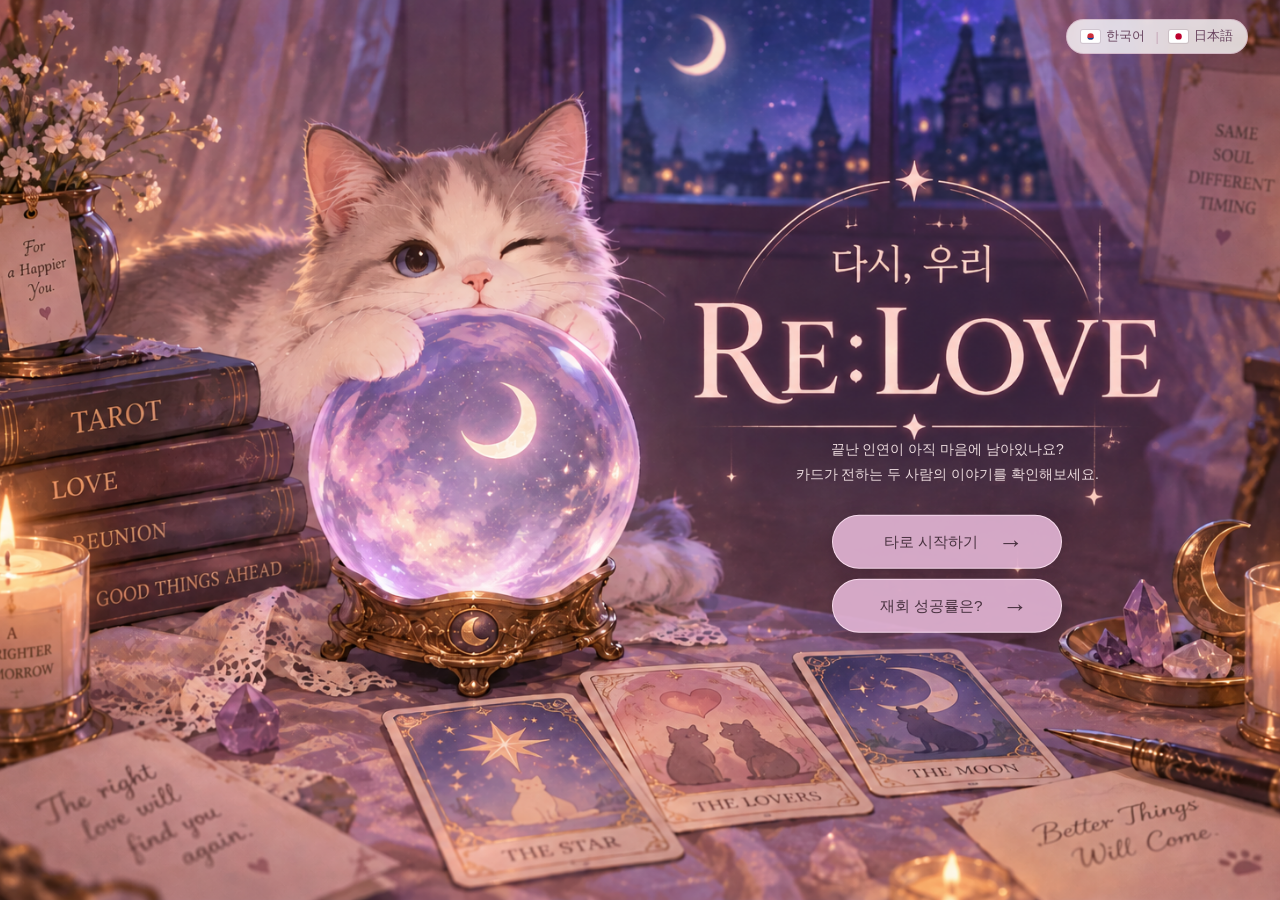
<file: src/main/webapp/index.html>
<!DOCTYPE html>
<html lang="ko">

<head>
    <meta charset="UTF-8">
    <meta name="viewport"
          content="width=device-width, initial-scale=1.0">

    <title>RE:LOVE | 다시, 우리</title>

    <link rel="stylesheet" href="css/style.css">
</head>

<header class="language-header">

    <a href="index.html" id="koLink">
        <svg class="flag-icon" viewBox="0 0 36 24" aria-hidden="true">
            <rect width="36" height="24" fill="#fff"/>
            <circle cx="18" cy="12" r="6" fill="#cd2e3a"/>
            <path d="M12 12a6 6 0 0 0 12 0a6 3 0 0 1-12 0z" fill="#0047a0"/>
        </svg>
        한국어
    </a>

    <span class="language-divider">|</span>

    <a href="index_jp.html" id="jpLink">
        <svg class="flag-icon" viewBox="0 0 36 24" aria-hidden="true">
            <rect width="36" height="24" fill="#fff"/>
            <circle cx="18" cy="12" r="6" fill="#bc002d"/>
        </svg>
        日本語
    </a>

</header>

<body>

    <main class="hero">

        <div class="hero-content">

            <p class="hero-description">
                끝난 인연이 아직 마음에 남아있나요?<br>
                카드가 전하는 두 사람의 이야기를 확인해보세요.
            </p>

            <a href="select.html"
               class="start-button">
                &nbsp;&nbsp;&nbsp;타로 시작하기
                <span>→</span>
            </a>
            <a href="select_birth.html"
               class="start-button">
                &nbsp;&nbsp;&nbsp;재회 성공률은?
                <span>→</span>
            </a>

        </div>

    </main>

</body>

</html>
</file>
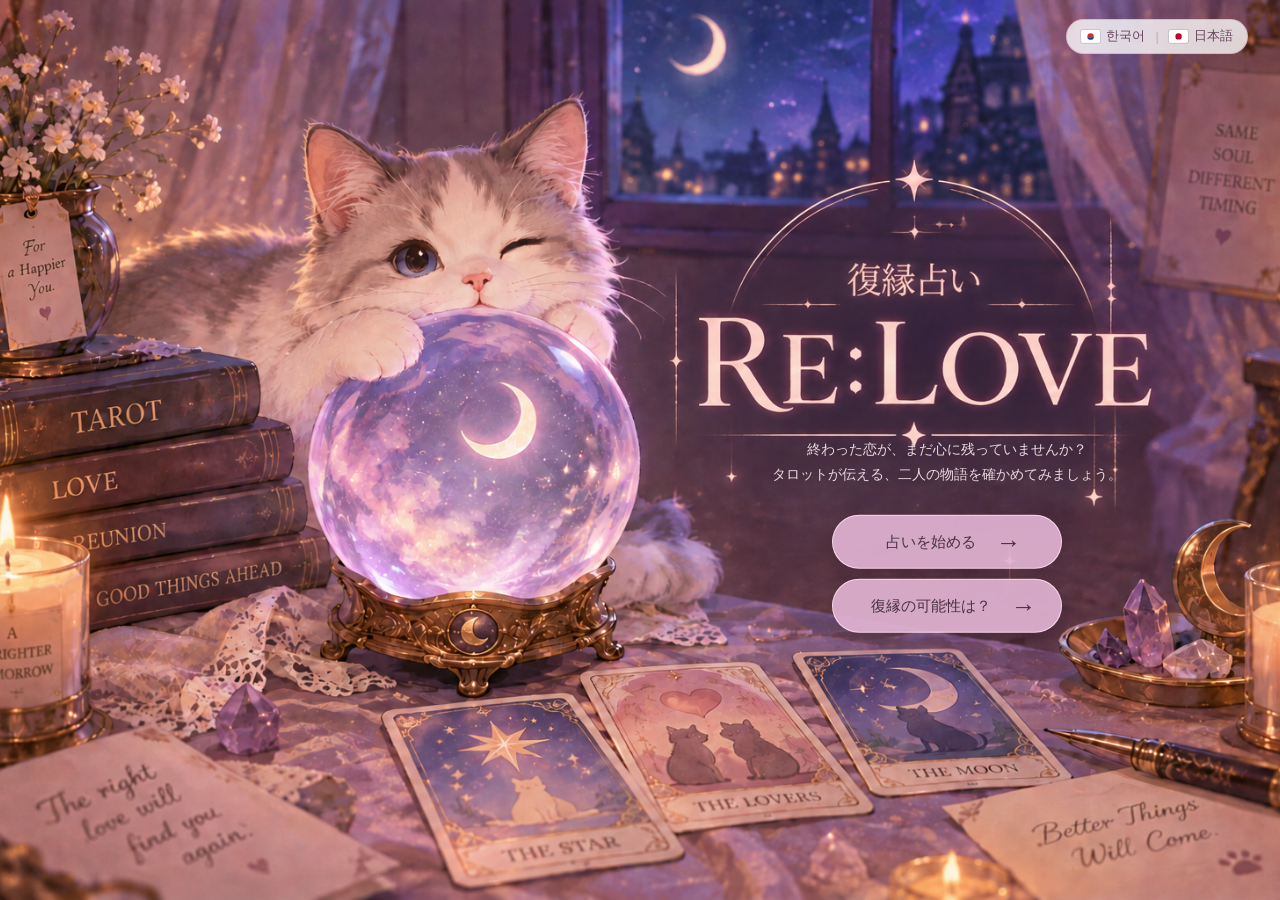
<file: src/main/webapp/index_jp.html>
<!DOCTYPE html>
<html lang="ja">

<head>
    <meta charset="UTF-8">
    <meta name="viewport"
          content="width=device-width, initial-scale=1.0">

    <title>RE:LOVE | 復縁占い</title>

    <link rel="stylesheet" href="css/style.css">
</head>

<header class="language-header">

    <a href="index.html" id="koLink">
        <svg class="flag-icon" viewBox="0 0 36 24" aria-hidden="true">
            <rect width="36" height="24" fill="#fff"/>
            <circle cx="18" cy="12" r="6" fill="#cd2e3a"/>
            <path d="M12 12a6 6 0 0 0 12 0a6 3 0 0 1-12 0z" fill="#0047a0"/>
        </svg>
        한국어
    </a>

    <span class="language-divider">|</span>

    <a href="index_jp.html" id="jpLink">
        <svg class="flag-icon" viewBox="0 0 36 24" aria-hidden="true">
            <rect width="36" height="24" fill="#fff"/>
            <circle cx="18" cy="12" r="6" fill="#bc002d"/>
        </svg>
        日本語
    </a>

</header>

<body class="jp">

    <main class="hero">

        <div class="hero-content">

            <p class="hero-description">
                終わった恋が、まだ心に残っていませんか？<br>
                タロットが伝える、二人の物語を確かめてみましょう。
            </p>

            <a href="select_jp.html"
               class="start-button">
                &nbsp;&nbsp;&nbsp;占いを始める
                <span>→</span>
            </a>
            <a href="select_birth_jp.html"
               class="start-button">
                &nbsp;&nbsp;&nbsp;復縁の可能性は？
                <span>→</span>
            </a>

        </div>

    </main>

</body>

</html>
</file>
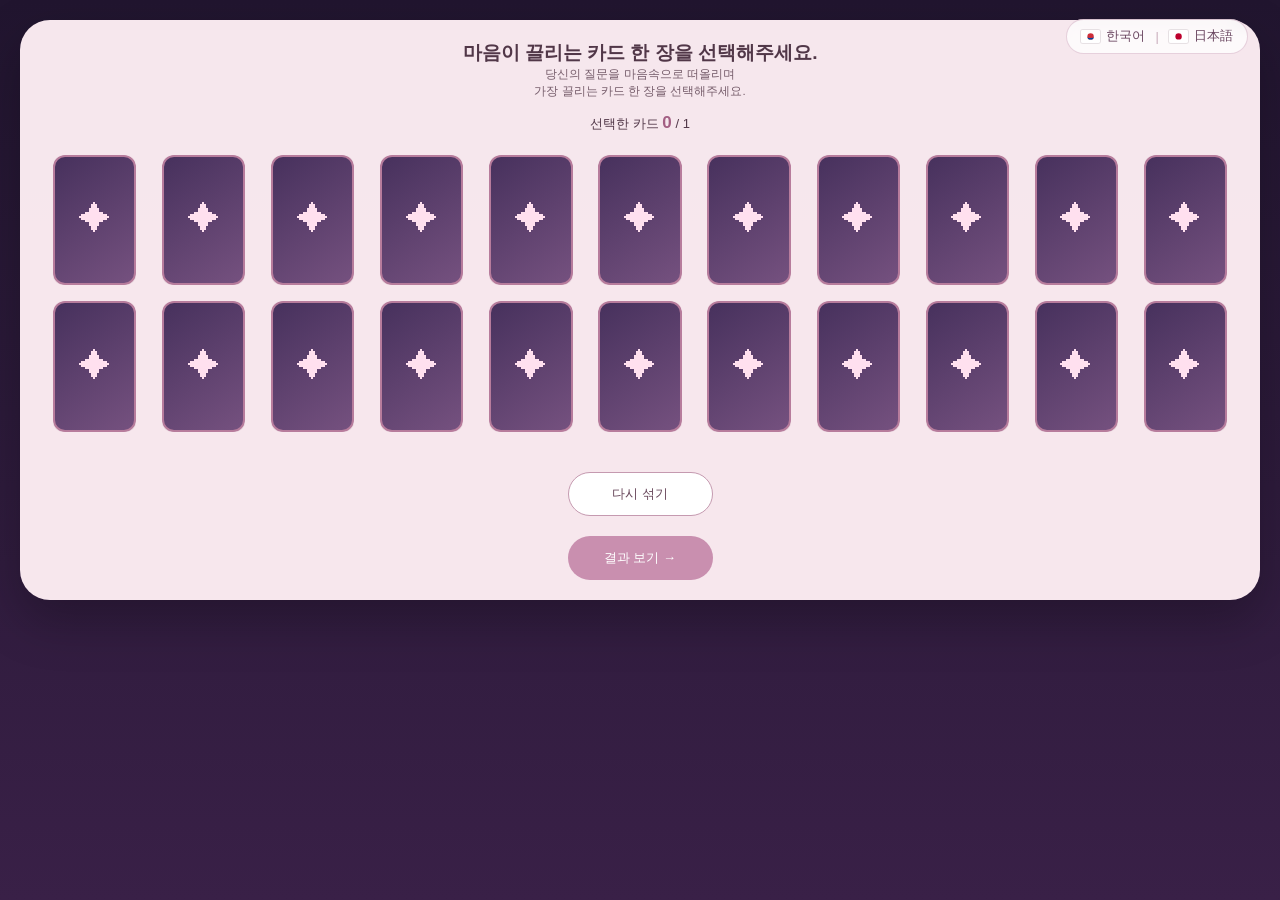
<file: src/main/webapp/result.html>
<!DOCTYPE html>
<html lang="ko">

<head>
    <meta charset="UTF-8">
    <meta name="viewport"
          content="width=device-width, initial-scale=1.0">

    <title>RE:LOVE | 타로 결과</title>

    <link rel="stylesheet" href="css/style.css">
</head>

<header class="language-header">

    <a href="index.html" id="koLink">
        <svg class="flag-icon" viewBox="0 0 36 24" aria-hidden="true">
            <rect width="36" height="24" fill="#fff"/>
            <circle cx="18" cy="12" r="6" fill="#cd2e3a"/>
            <path d="M12 12a6 6 0 0 0 12 0a6 3 0 0 1-12 0z" fill="#0047a0"/>
        </svg>
        한국어
    </a>

    <span class="language-divider">|</span>

    <a href="index_jp.html" id="jpLink">
        <svg class="flag-icon" viewBox="0 0 36 24" aria-hidden="true">
            <rect width="36" height="24" fill="#fff"/>
            <circle cx="18" cy="12" r="6" fill="#bc002d"/>
        </svg>
        日本語
    </a>

</header>
<body>

    <main class="result-page">

        <section class="result-container">

            <div class="result-content">

                <!-- 왼쪽 카드 이미지 -->
                <div class="result-card-area">

                    <img
                        id="resultCardImage"
                        src=""
                        alt="선택한 타로 카드"
                        class="result-card-image"
                    >

                </div>


                <!-- 오른쪽 해석 -->
                <div class="result-reading">

                    <h2 id="resultCardName"></h2>

                    <div class="reading-item">
                        <h3>💗 재회 가능성</h3>
                        <p id="reunion"></p>
                    </div>

                    <div class="reading-item">
                        <h3>상대의 마음</h3>
                        <p id="mind"></p>
                    </div>

                    <div class="reading-item">
                        <h3>현재 흐름</h3>
                        <p id="flow"></p>
                    </div>

                    <div class="reading-item">
                        <h3>Advice</h3>
                        <p id="advice"></p>
                    </div>

                </div>

            </div>


            <!-- 버튼은 content 바깥 -->
            <div class="result-buttons">

                <button
                    type="button"
                    onclick="location.href='tarot.html'">
                    다시 뽑기
                </button>

                <button
                    type="button"
                    onclick="location.href='index.html'">
                    처음부터 다시
                </button>

            </div>

        </section>

    </main>


    <script src="js/result.js"></script>

</body>

</html>
</file>
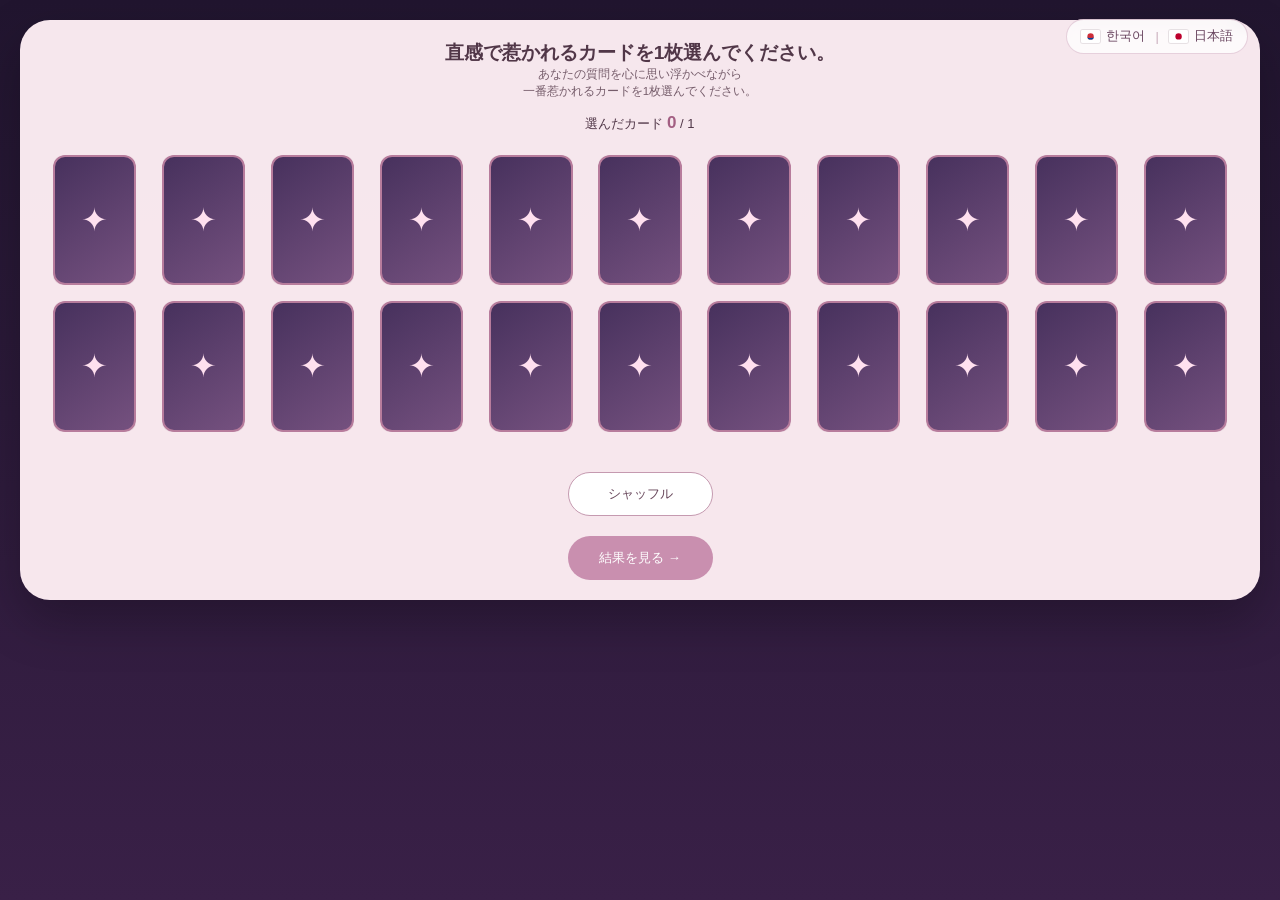
<file: src/main/webapp/result_jp.html>
<!DOCTYPE html>
<html lang="ja">

<head>
    <meta charset="UTF-8">
    <meta name="viewport"
          content="width=device-width, initial-scale=1.0">

    <title>RE:LOVE | 復縁占いの結果</title>

    <link rel="stylesheet" href="css/style.css">
</head>

<header class="language-header">

    <a href="index.html" id="koLink">
        <svg class="flag-icon" viewBox="0 0 36 24" aria-hidden="true">
            <rect width="36" height="24" fill="#fff"/>
            <circle cx="18" cy="12" r="6" fill="#cd2e3a"/>
            <path d="M12 12a6 6 0 0 0 12 0a6 3 0 0 1-12 0z" fill="#0047a0"/>
        </svg>
        한국어
    </a>

    <span class="language-divider">|</span>

    <a href="index_jp.html" id="jpLink">
        <svg class="flag-icon" viewBox="0 0 36 24" aria-hidden="true">
            <rect width="36" height="24" fill="#fff"/>
            <circle cx="18" cy="12" r="6" fill="#bc002d"/>
        </svg>
        日本語
    </a>

</header>

<body class="jp">

    <main class="result-page">

        <section class="result-container">

            <div class="result-content">

                <!-- 左側：カード -->
                <div class="result-card-area">

                    <img
                        id="resultCardImage"
                        src=""
                        alt="選んだタロットカード"
                        class="result-card-image"
                    >

                </div>


                <!-- 右側：鑑定結果 -->
                <div class="result-reading">

                    <h2 id="resultCardName"></h2>

                    <div class="reading-item">
                        <h3>💗 復縁の可能性</h3>
                        <p id="reunion"></p>
                    </div>

                    <div class="reading-item">
                        <h3>相手の気持ち</h3>
                        <p id="mind"></p>
                    </div>

                    <div class="reading-item">
                        <h3>現在の流れ</h3>
                        <p id="flow"></p>
                    </div>

                    <div class="reading-item">
                        <h3>アドバイス</h3>
                        <p id="advice"></p>
                    </div>

                </div>

            </div>


            <div class="result-buttons">

                <button
                    type="button"
                    onclick="location.href='tarot_jp.html'">
                    もう一度占う
                </button>

                <button
                    type="button"
                    onclick="location.href='index_jp.html'">
                    最初から
                </button>

            </div>

        </section>

    </main>


    <script src="js/result.js"></script>

</body>

</html>
</file>
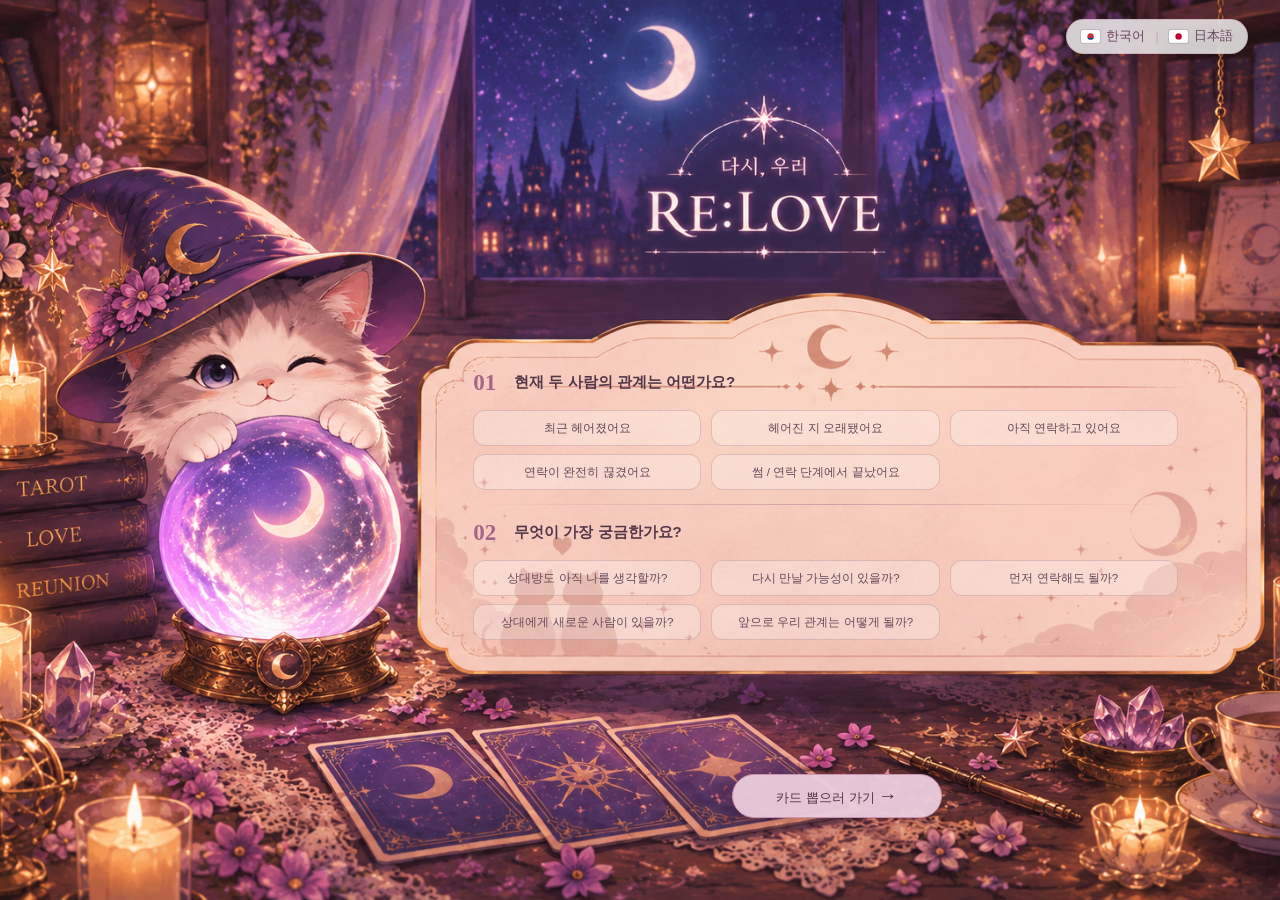
<file: src/main/webapp/select.html>
<!DOCTYPE html>
<html lang="ko">

<head>
    <meta charset="UTF-8">
    <meta name="viewport"
          content="width=device-width, initial-scale=1.0">

    <title>RE:LOVE | 다시, 우리</title>

    <link rel="stylesheet" href="css/style.css">
</head>

<header class="language-header">

    <a href="index.html" id="koLink">
        <svg class="flag-icon" viewBox="0 0 36 24" aria-hidden="true">
            <rect width="36" height="24" fill="#fff"/>
            <circle cx="18" cy="12" r="6" fill="#cd2e3a"/>
            <path d="M12 12a6 6 0 0 0 12 0a6 3 0 0 1-12 0z" fill="#0047a0"/>
        </svg>
        한국어
    </a>

    <span class="language-divider">|</span>

    <a href="index_jp.html" id="jpLink">
        <svg class="flag-icon" viewBox="0 0 36 24" aria-hidden="true">
            <rect width="36" height="24" fill="#fff"/>
            <circle cx="18" cy="12" r="6" fill="#bc002d"/>
        </svg>
        日本語
    </a>

</header>
<body>

    <main class="question-page">

        <section class="question-panel">

            <!-- 01 -->
            <div class="question-block">

                <div class="question-title">
                    <span class="number">01</span>
                    <h2>현재 두 사람의 관계는 어떤가요?</h2>
                </div>

                <div class="option-grid">

                    <label class="option">
                        <input type="radio"
                               name="relationship"
                               value="recent">
                        <span>최근 헤어졌어요</span>
                    </label>

                    <label class="option">
                        <input type="radio"
                               name="relationship"
                               value="long">
                        <span>헤어진 지 오래됐어요</span>
                    </label>

                    <label class="option">
                        <input type="radio"
                               name="relationship"
                               value="contact">
                        <span>아직 연락하고 있어요</span>
                    </label>

                    <label class="option">
                        <input type="radio"
                               name="relationship"
                               value="noContact">
                        <span>연락이 완전히 끊겼어요</span>
                    </label>

                    <label class="option">
                        <input type="radio"
                               name="relationship"
                               value="some">
                        <span>썸 / 연락 단계에서 끝났어요</span>
                    </label>

                </div>

            </div>


            <!-- 가운데 구분선 -->
            <div class="divider"></div>


            <!-- 02 -->
            <div class="question-block">

                <div class="question-title">
                    <span class="number">02</span>
                    <h2>무엇이 가장 궁금한가요?</h2>
                </div>

                <div class="option-grid">

                    <label class="option">
                        <input type="radio"
                               name="question"
                               value="mind">
                        <span>상대방도 아직 나를 생각할까?</span>
                    </label>

                    <label class="option">
                        <input type="radio"
                               name="question"
                               value="reunion">
                        <span>다시 만날 가능성이 있을까?</span>
                    </label>

                    <label class="option">
                        <input type="radio"
                               name="question"
                               value="contact">
                        <span>먼저 연락해도 될까?</span>
                    </label>

                    <label class="option">
                        <input type="radio"
                               name="question"
                               value="newLove">
                        <span>상대에게 새로운 사람이 있을까?</span>
                    </label>

                    <label class="option">
                        <input type="radio"
                               name="question"
                               value="future">
                        <span>앞으로 우리 관계는 어떻게 될까?</span>
                    </label>

                </div>

            </div>


            <button type="button" id="startBtn">
                카드 뽑으러 가기
                <span>→</span>
            </button>

        </section>

    </main>

    <script src="js/select.js"></script>

</body>
</html>
</file>
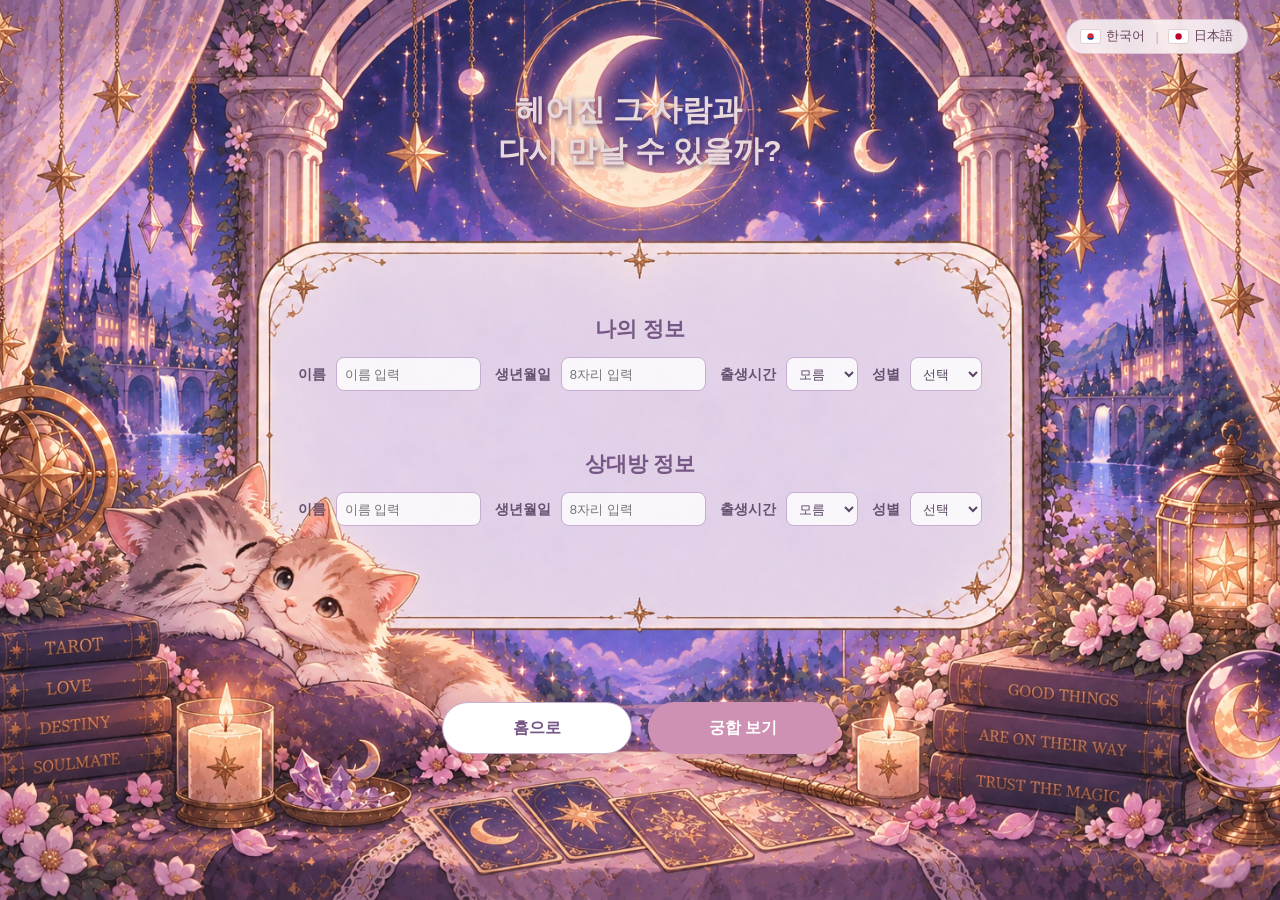
<file: src/main/webapp/select_birth.html>
<!DOCTYPE html>
<html lang="ko">

<head>
    <meta charset="UTF-8">
    <meta name="viewport"
          content="width=device-width, initial-scale=1.0">

    <title>RE:LOVE | 재회 성공률은?!</title>

    <link rel="stylesheet" href="css/style.css">
</head>

<header class="language-header">

    <a href="index.html" id="koLink">
        <svg class="flag-icon" viewBox="0 0 36 24" aria-hidden="true">
            <rect width="36" height="24" fill="#fff"/>
            <circle cx="18" cy="12" r="6" fill="#cd2e3a"/>
            <path d="M12 12a6 6 0 0 0 12 0a6 3 0 0 1-12 0z" fill="#0047a0"/>
        </svg>
        한국어
    </a>

    <span class="language-divider">|</span>

    <a href="index_jp.html" id="jpLink">
        <svg class="flag-icon" viewBox="0 0 36 24" aria-hidden="true">
            <rect width="36" height="24" fill="#fff"/>
            <circle cx="18" cy="12" r="6" fill="#bc002d"/>
        </svg>
        日本語
    </a>

</header>

<body>

    <main class="compatibility-container">

        <h1>&nbsp;&nbsp;헤어진 그 사람과<br> 
        다시 만날 수 있을까?</h1>

        <!-- 내 정보 -->
        <section class="birth-section">
            <h2>나의 정보</h2>

            <label for="myName">이름</label>
            <input
                type="text"
                id="myName"
                placeholder="이름 입력"
            >

            <label for="myBirth">생년월일</label>
            <input
                type="text"
    			id="myBirth"
    			placeholder="8자리 입력"
    			maxlength="10"
            >

            <label for="myHour">출생시간</label>
            <select id="myHour">
                <option value="-1">모름</option>
                <option value="0">00시</option>
                <option value="1">01시</option>
                <option value="2">02시</option>
                <option value="3">03시</option>
                <option value="4">04시</option>
                <option value="5">05시</option>
                <option value="6">06시</option>
                <option value="7">07시</option>
                <option value="8">08시</option>
                <option value="9">09시</option>
                <option value="10">10시</option>
                <option value="11">11시</option>
                <option value="12">12시</option>
                <option value="13">13시</option>
                <option value="14">14시</option>
                <option value="15">15시</option>
                <option value="16">16시</option>
                <option value="17">17시</option>
                <option value="18">18시</option>
                <option value="19">19시</option>
                <option value="20">20시</option>
                <option value="21">21시</option>
                <option value="22">22시</option>
                <option value="23">23시</option>
            </select>

            <label for="myGender">성별</label>
            <select id="myGender">
                <option value="">선택</option>
                <option value="F">여성</option>
                <option value="M">남성</option>
            </select>
        </section>

        <!-- 상대방 정보 -->
        <section class="birth-section">
            <h2>상대방 정보</h2>

            <label for="partnerName">이름</label>
            <input
                type="text"
                id="partnerName"
                placeholder="이름 입력"
            >

            <label for="partnerBirth">생년월일</label>
            <input
                type="text"
    			id="partnerBirth"
    			placeholder="8자리 입력"
    			maxlength="10"
            >

            <label for="partnerHour">출생시간</label>
            <select id="partnerHour">
                <option value="-1">모름</option>
                <option value="0">00시</option>
                <option value="1">01시</option>
                <option value="2">02시</option>
                <option value="3">03시</option>
                <option value="4">04시</option>
                <option value="5">05시</option>
                <option value="6">06시</option>
                <option value="7">07시</option>
                <option value="8">08시</option>
                <option value="9">09시</option>
                <option value="10">10시</option>
                <option value="11">11시</option>
                <option value="12">12시</option>
                <option value="13">13시</option>
                <option value="14">14시</option>
                <option value="15">15시</option>
                <option value="16">16시</option>
                <option value="17">17시</option>
                <option value="18">18시</option>
                <option value="19">19시</option>
                <option value="20">20시</option>
                <option value="21">21시</option>
                <option value="22">22시</option>
                <option value="23">23시</option>
            </select>

            <label for="partnerGender">성별</label>
            <select id="partnerGender">
                <option value="">선택</option>
                <option value="F">여성</option>
                <option value="M">남성</option>
            </select>
        </section>

        <div class="compatibility-buttons">

    <a href="index.html" class="homeBtn">
        홈으로
    </a>

    <button id="compatibilityBtn">
        궁합 보기
    </button>

</div>


        <!-- 궁합 결과 모달 -->
		<div id="resultModal" class="result-modal">

    <div class="result-modal-content">

        <button id="closeModalBtn" class="modal-close-btn">×</button>

        <div id="result"></div>

        <button id="closeModalBottomBtn" class="modal-bottom-btn">
            닫기
        </button>

    </div>

</div>

    </main>

    <script src="js/select_birth.js"></script>
</body>
</html>
</file>
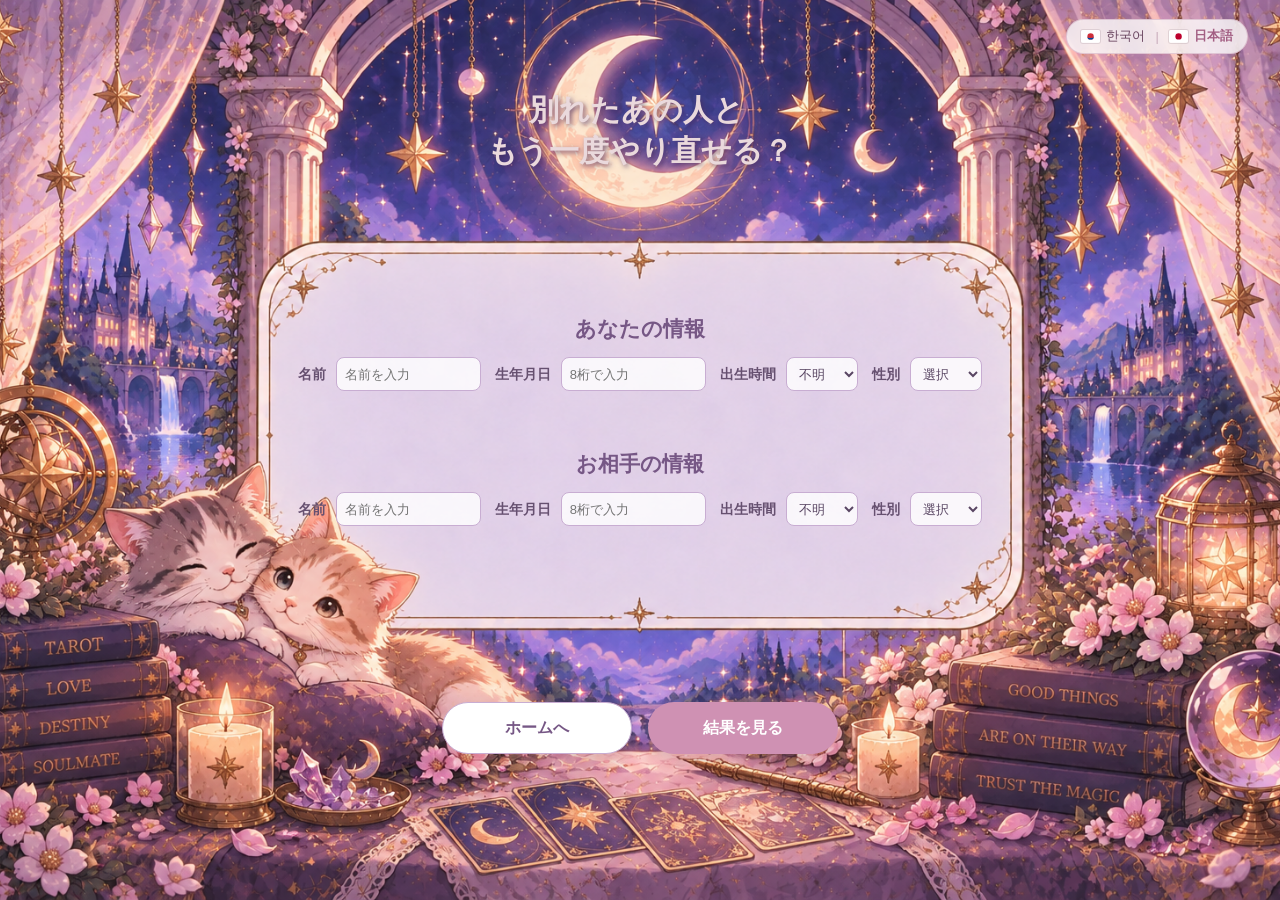
<file: src/main/webapp/select_birth_jp.html>
<!DOCTYPE html>
<html lang="ja">

<head>
    <meta charset="UTF-8">
    <meta name="viewport"
          content="width=device-width, initial-scale=1.0">

    <title>RE:LOVE | 復縁できる可能性は？</title>

    <link rel="stylesheet" href="css/style.css">
</head>

<header class="language-header">

    <a href="select_birth.html" id="koLink">
        <svg class="flag-icon" viewBox="0 0 36 24" aria-hidden="true">
            <rect width="36" height="24" fill="#fff"/>
            <circle cx="18" cy="12" r="6" fill="#cd2e3a"/>
            <path d="M12 12a6 6 0 0 0 12 0a6 3 0 0 1-12 0z" fill="#0047a0"/>
        </svg>
        한국어
    </a>

    <span class="language-divider">|</span>

    <a href="select_birth_jp.html" id="jpLink" class="active">
        <svg class="flag-icon" viewBox="0 0 36 24" aria-hidden="true">
            <rect width="36" height="24" fill="#fff"/>
            <circle cx="18" cy="12" r="6" fill="#bc002d"/>
        </svg>
        日本語
    </a>

</header>


<body class="jp">

    <main class="compatibility-container">

        <h1>
            &nbsp;&nbsp;&nbsp;&nbsp;
            別れたあの人と<br>
            もう一度やり直せる？
        </h1>


        <!-- 自分の情報 -->
        <section class="birth-section">

            <h2>あなたの情報</h2>

            <label for="myName">名前</label>

            <input
                type="text"
                id="myName"
                placeholder="名前を入力"
            >


            <label for="myBirth">生年月日</label>

            <input
                type="text"
                id="myBirth"
                placeholder="8桁で入力"
                maxlength="10"
                inputmode="numeric"
            >


            <label for="myHour">出生時間</label>

            <select id="myHour">

                <option value="-1">不明</option>

                <option value="0">00時</option>
                <option value="1">01時</option>
                <option value="2">02時</option>
                <option value="3">03時</option>
                <option value="4">04時</option>
                <option value="5">05時</option>
                <option value="6">06時</option>
                <option value="7">07時</option>
                <option value="8">08時</option>
                <option value="9">09時</option>
                <option value="10">10時</option>
                <option value="11">11時</option>
                <option value="12">12時</option>
                <option value="13">13時</option>
                <option value="14">14時</option>
                <option value="15">15時</option>
                <option value="16">16時</option>
                <option value="17">17時</option>
                <option value="18">18時</option>
                <option value="19">19時</option>
                <option value="20">20時</option>
                <option value="21">21時</option>
                <option value="22">22時</option>
                <option value="23">23時</option>

            </select>


            <label for="myGender">性別</label>

            <select id="myGender">

                <option value="">選択</option>
                <option value="F">女性</option>
                <option value="M">男性</option>

            </select>

        </section>


        <!-- 相手の情報 -->
        <section class="birth-section">

            <h2>お相手の情報</h2>

            <label for="partnerName">名前</label>

            <input
                type="text"
                id="partnerName"
                placeholder="名前を入力"
            >


            <label for="partnerBirth">生年月日</label>

            <input
                type="text"
                id="partnerBirth"
                placeholder="8桁で入力"
                maxlength="10"
                inputmode="numeric"
            >


            <label for="partnerHour">出生時間</label>

            <select id="partnerHour">

                <option value="-1">不明</option>

                <option value="0">00時</option>
                <option value="1">01時</option>
                <option value="2">02時</option>
                <option value="3">03時</option>
                <option value="4">04時</option>
                <option value="5">05時</option>
                <option value="6">06時</option>
                <option value="7">07時</option>
                <option value="8">08時</option>
                <option value="9">09時</option>
                <option value="10">10時</option>
                <option value="11">11時</option>
                <option value="12">12時</option>
                <option value="13">13時</option>
                <option value="14">14時</option>
                <option value="15">15時</option>
                <option value="16">16時</option>
                <option value="17">17時</option>
                <option value="18">18時</option>
                <option value="19">19時</option>
                <option value="20">20時</option>
                <option value="21">21時</option>
                <option value="22">22時</option>
                <option value="23">23時</option>

            </select>


            <label for="partnerGender">性別</label>

            <select id="partnerGender">

                <option value="">選択</option>
                <option value="F">女性</option>
                <option value="M">男性</option>

            </select>

        </section>


        <div class="compatibility-buttons">

    <a href="index_jp.html" class="homeBtn">
        ホームへ
    </a>

    <button id="compatibilityBtn">
        結果を見る
    </button>

</div>


        <!-- 結果モーダル -->

        <div id="resultModal" class="result-modal">

            <div class="result-modal-content">

                <button
                    id="closeModalBtn"
                    class="modal-close-btn">
                    ×
                </button>

                <div id="result"></div>

                <button
                    id="closeModalBottomBtn"
                    class="modal-bottom-btn">

                    閉じる

                </button>

            </div>

        </div>

    </main>


    <script src="js/select_birth.js"></script>

</body>

</html>
</file>
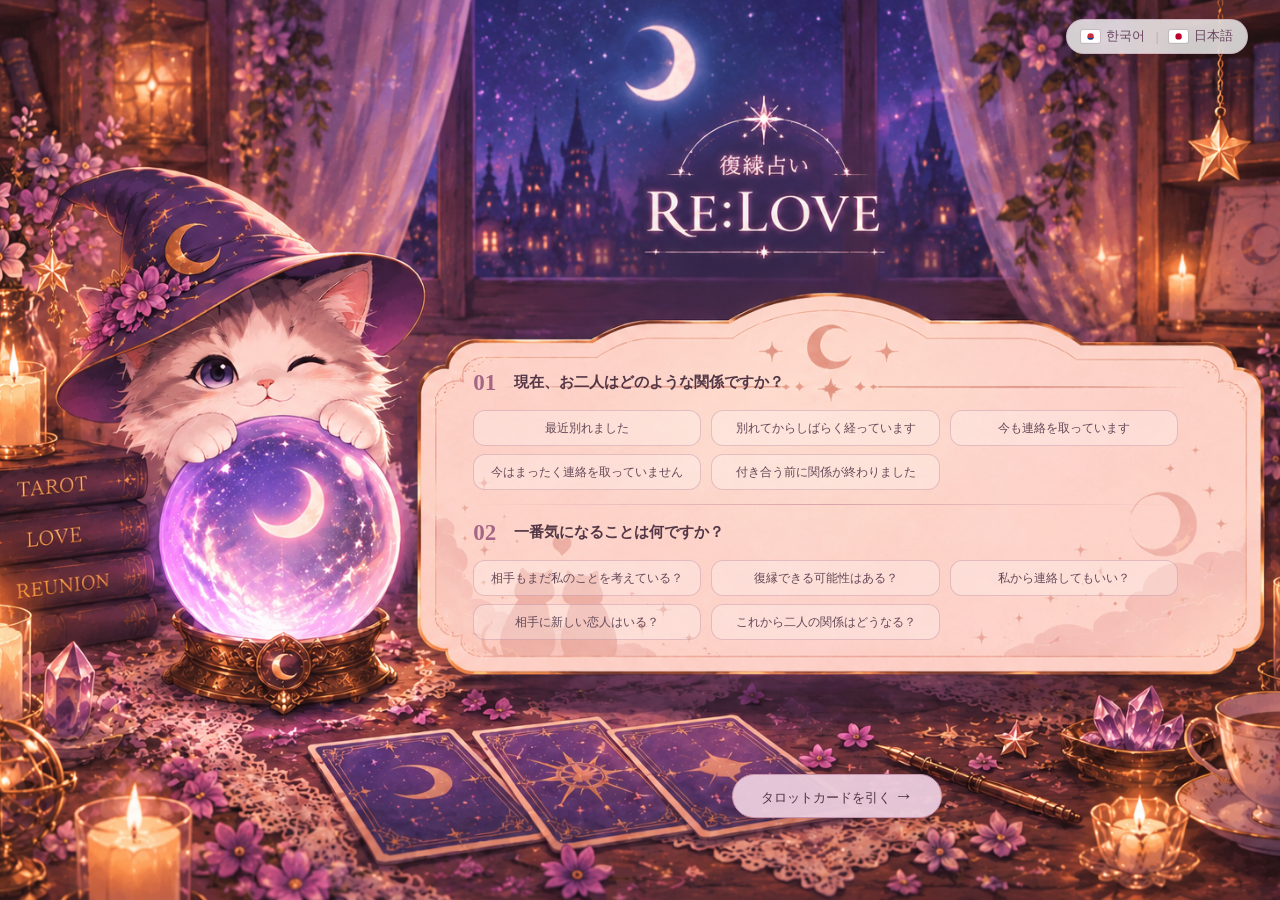
<file: src/main/webapp/select_jp.html>
<!DOCTYPE html>
<html lang="ja">

<head>
    <meta charset="UTF-8">
    <meta name="viewport"
          content="width=device-width, initial-scale=1.0">

    <title>RE:LOVE | 復縁占い</title>

    <link rel="stylesheet" href="css/style.css">
</head>

<header class="language-header">

    <a href="index.html" id="koLink">
        <svg class="flag-icon" viewBox="0 0 36 24" aria-hidden="true">
            <rect width="36" height="24" fill="#fff"/>
            <circle cx="18" cy="12" r="6" fill="#cd2e3a"/>
            <path d="M12 12a6 6 0 0 0 12 0a6 3 0 0 1-12 0z" fill="#0047a0"/>
        </svg>
        한국어
    </a>

    <span class="language-divider">|</span>

    <a href="index_jp.html" id="jpLink">
        <svg class="flag-icon" viewBox="0 0 36 24" aria-hidden="true">
            <rect width="36" height="24" fill="#fff"/>
            <circle cx="18" cy="12" r="6" fill="#bc002d"/>
        </svg>
        日本語
    </a>

</header>

<body class="jp">

    <main class="question-page">

        <section class="question-panel">

            <!-- 01 -->
            <div class="question-block">

                <div class="question-title">
                    <span class="number">01</span>
                    <h2>現在、お二人はどのような関係ですか？</h2>
                </div>

                <div class="option-grid">

                    <label class="option">
                        <input type="radio"
                               name="relationship"
                               value="recent">
                        <span>最近別れました</span>
                    </label>

                    <label class="option">
                        <input type="radio"
                               name="relationship"
                               value="long">
                        <span>別れてからしばらく経っています</span>
                    </label>

                    <label class="option">
                        <input type="radio"
                               name="relationship"
                               value="contact">
                        <span>今も連絡を取っています</span>
                    </label>

                    <label class="option">
                        <input type="radio"
                               name="relationship"
                               value="noContact">
                        <span>今はまったく連絡を取っていません</span>
                    </label>

                    <label class="option">
                        <input type="radio"
                               name="relationship"
                               value="some">
                        <span>付き合う前に関係が終わりました</span>
                    </label>

                </div>

            </div>


            <!-- 가운데 구분선 -->
            <div class="divider"></div>


            <!-- 02 -->
            <div class="question-block">

                <div class="question-title">
                    <span class="number">02</span>
                    <h2>一番気になることは何ですか？</h2>
                </div>

                <div class="option-grid">

                    <label class="option">
                        <input type="radio"
                               name="question"
                               value="mind">
                        <span>相手もまだ私のことを考えている？</span>
                    </label>

                    <label class="option">
                        <input type="radio"
                               name="question"
                               value="reunion">
                        <span>復縁できる可能性はある？</span>
                    </label>

                    <label class="option">
                        <input type="radio"
                               name="question"
                               value="contact">
                        <span>私から連絡してもいい？</span>
                    </label>

                    <label class="option">
                        <input type="radio"
                               name="question"
                               value="newLove">
                        <span>相手に新しい恋人はいる？</span>
                    </label>

                    <label class="option">
                        <input type="radio"
                               name="question"
                               value="future">
                        <span>これから二人の関係はどうなる？</span>
                    </label>

                </div>

            </div>


            <button type="button" id="startBtn">
                タロットカードを引く
                <span>→</span>
            </button>

        </section>

    </main>

    <script src="js/select.js"></script>

</body>
</html>
</file>
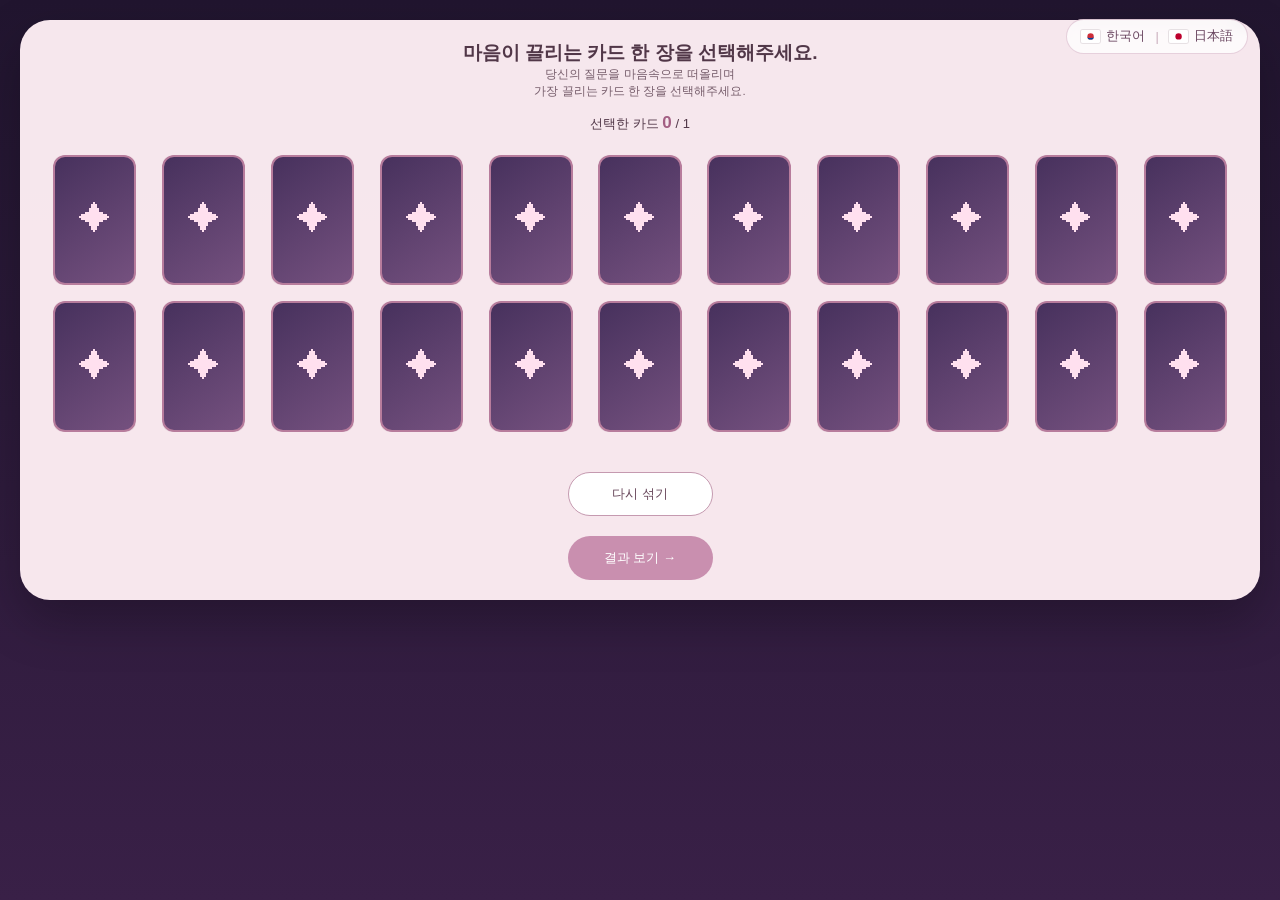
<file: src/main/webapp/tarot.html>
<!DOCTYPE html>
<html lang="ko">

<head>
    <meta charset="UTF-8">
    <meta name="viewport"
          content="width=device-width, initial-scale=1.0">

    <title>RE:LOVE | 카드 선택</title>

    <link rel="stylesheet" href="css/style.css">
</head>

<header class="language-header">

    <a href="index.html" id="koLink">
        <svg class="flag-icon" viewBox="0 0 36 24" aria-hidden="true">
            <rect width="36" height="24" fill="#fff"/>
            <circle cx="18" cy="12" r="6" fill="#cd2e3a"/>
            <path d="M12 12a6 6 0 0 0 12 0a6 3 0 0 1-12 0z" fill="#0047a0"/>
        </svg>
        한국어
    </a>

    <span class="language-divider">|</span>

    <a href="index_jp.html" id="jpLink">
        <svg class="flag-icon" viewBox="0 0 36 24" aria-hidden="true">
            <rect width="36" height="24" fill="#fff"/>
            <circle cx="18" cy="12" r="6" fill="#bc002d"/>
        </svg>
        日本語
    </a>

</header>

<body>

    <main class="tarot-page">

        <section class="tarot-container">

            <div class="tarot-header">

                

                <h1>마음이 끌리는 카드 한 장을 선택해주세요.</h1>

                <p class="tarot-description">
                    당신의 질문을 마음속으로 떠올리며<br>
                    가장 끌리는 카드 한 장을 선택해주세요.
                </p>

            </div>


            <div class="tarot-info">
                선택한 카드
                <strong id="selectedCount">0</strong>
                / 1
            </div>


            <section id="cardArea"
                     class="card-grid">
                <!-- JavaScript에서 22장 생성 -->
            </section>


            <div class="tarot-buttons">

                <button type="button"
                        id="shuffleBtn"
                        class="secondary-btn">
                    다시 섞기
                </button>

                <button type="button"
                        id="resultBtn"
                        class="primary-btn">
                    결과 보기
                    <span>→</span>
                </button>

            </div>

        </section>

    </main>

    <script src="js/tarot.js"></script>

</body>
</html>
</file>
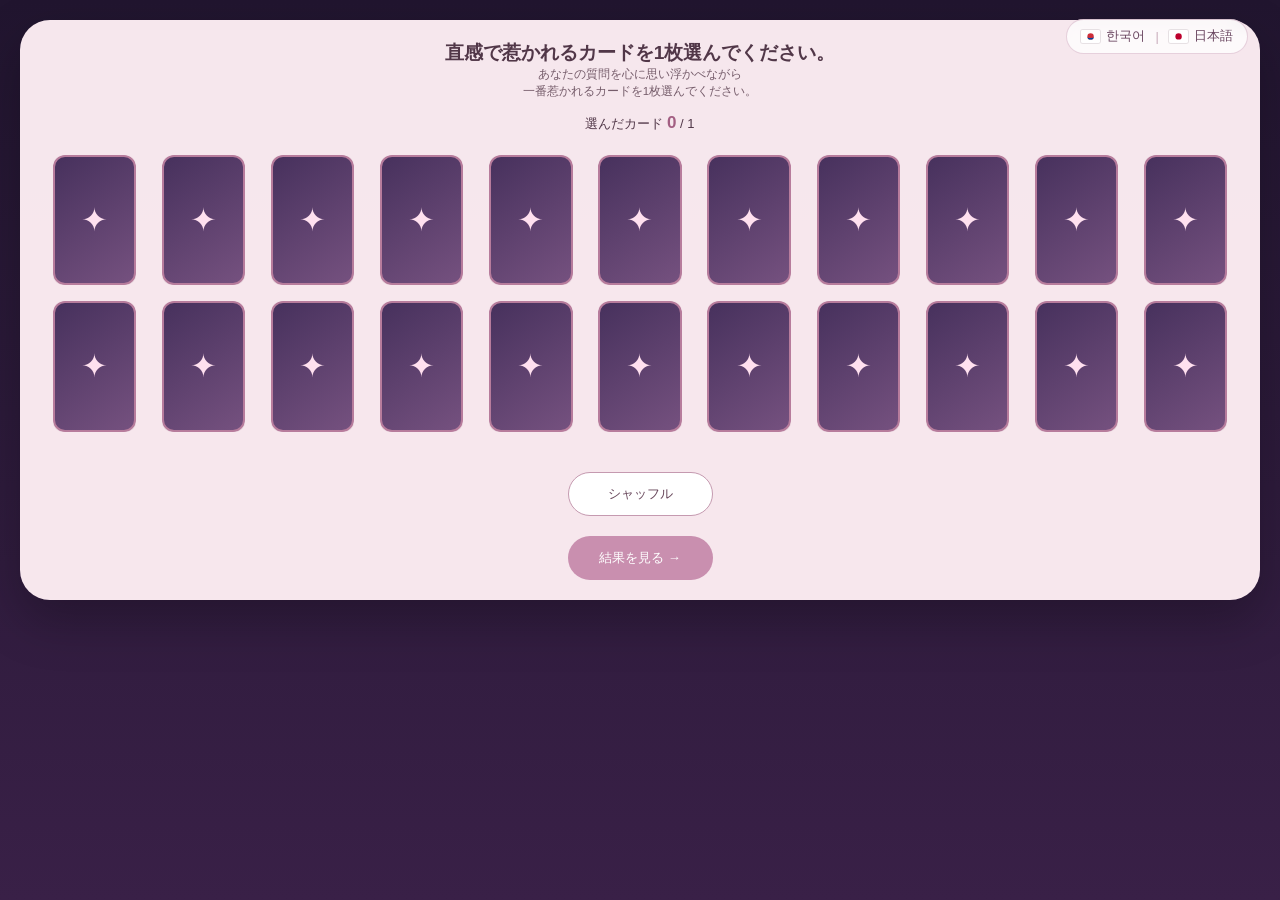
<file: src/main/webapp/tarot_jp.html>
<!DOCTYPE html>
<html lang="ja">

<head>
    <meta charset="UTF-8">
    <meta name="viewport"
          content="width=device-width, initial-scale=1.0">

    <title>RE:LOVE | タロットカードを選ぶ</title>

    <link rel="stylesheet" href="css/style.css">
</head>

<header class="language-header">

    <a href="index.html" id="koLink">
        <svg class="flag-icon" viewBox="0 0 36 24" aria-hidden="true">
            <rect width="36" height="24" fill="#fff"/>
            <circle cx="18" cy="12" r="6" fill="#cd2e3a"/>
            <path d="M12 12a6 6 0 0 0 12 0a6 3 0 0 1-12 0z" fill="#0047a0"/>
        </svg>
        한국어
    </a>

    <span class="language-divider">|</span>

    <a href="index_jp.html" id="jpLink">
        <svg class="flag-icon" viewBox="0 0 36 24" aria-hidden="true">
            <rect width="36" height="24" fill="#fff"/>
            <circle cx="18" cy="12" r="6" fill="#bc002d"/>
        </svg>
        日本語
    </a>

</header>

<body class="jp">

    <main class="tarot-page">

        <section class="tarot-container">

            <div class="tarot-header">

                

                <h1>直感で惹かれるカードを1枚選んでください。</h1>

                <p class="tarot-description">
                    あなたの質問を心に思い浮かべながら<br>
                    一番惹かれるカードを1枚選んでください。
                </p>

            </div>


            <div class="tarot-info">
                選んだカード
                <strong id="selectedCount">0</strong>
                / 1
            </div>


            <section id="cardArea"
                     class="card-grid">
                <!-- JavaScriptで22枚生成 -->
            </section>


            <div class="tarot-buttons">

                <button type="button"
                        id="shuffleBtn"
                        class="secondary-btn">
                    シャッフル
                </button>

                <button type="button"
                        id="resultBtn"
                        class="primary-btn">
                    結果を見る
                    <span>→</span>
                </button>

            </div>

        </section>

    </main>

    <script src="js/tarot.js"></script>

</body>

</html>
</file>
<file: src/main/webapp/css/style.css>
@charset "UTF-8";
* {
    margin: 0;
    padding: 0;
    box-sizing: border-box;
}

html,
body {
    width: 100%;
    height: 100%;
}

body {
    font-family: "Malgun Gothic", sans-serif;
}

/* 메인 전체 화면 */
.hero {

    width: 100%;
    min-height: 100vh;

    position: relative;

    background-image:
        url("../images/main_visual.png");

    background-size: cover;

    background-position: center center;

    background-repeat: no-repeat;
}

/* 이미지 위 글씨 영역 */
.hero-content {

    position: absolute;

    /* 오른쪽 영역 */
    left: 55%;
    top: 60%;

    width: 32%;

    text-align: center;

    transform: translateY(-50%);
}

/* 설명 */
.hero-description {

    color: #ead9dc;
    font-size: 18px;
    line-height: 1.8;
    font-weight: 400;
    margin-bottom: 28px;
}

/* 시작 버튼 */
.start-button {

    width: 350px;
    max-width: 100%;

    height: 72px;

    display: inline-flex;

    align-items: center;
    justify-content: center;

    gap: 20px;
	
	
	
    border-radius: 50px;

    background:
        rgba(224, 178, 210, 0.92);

    border:
        1px solid rgba(255, 230, 245, 0.8);

    color: #493240;

    font-size: 21px;

    text-decoration: none;

    box-shadow:
        0 6px 20px rgba(30, 10, 30, 0.25);

    transition:
        transform 0.25s ease,
        background 0.25s ease,
        box-shadow 0.25s ease;
        
    margin-bottom: 10px;    

}

/* 마우스 올렸을 때 */
.start-button:hover {

    transform: translateY(-4px);

    background: #efd0e5;

    box-shadow:
        0 10px 30px rgba(30, 10, 30, 0.35);
}

.start-button span {

    font-size: 25px;
}

/* =====================================
   INDEX - 질문 선택 페이지
===================================== */

.question-page {
    width: 100%;
    min-height: 100vh;

    position: relative;

    background-image: url("../images/question_visual.png");
    background-size: cover;
    background-position: center center;
    background-repeat: no-repeat;

    overflow: hidden;
}

/*
 * 이미지 속 분홍색 박스 위치
 * 여기 숫자 조절하면 내용 전체 위치가 움직임
 */
.question-panel {
    position: absolute;

    left: 34%;
    top: 39%;

    width: 61%;
    height: 48%;

    padding: 20px 50px;

    color: #543849;
}

/* =========================
   질문 한 덩어리
========================= */

.question-block {
    width: 100%;
}

.question-title {
    display: flex;
    align-items: center;

    gap: 18px;

    margin-bottom: 14px;
}

.number {
    font-family: Georgia, serif;

    font-size: 30px;
    font-weight: bold;

    color: #a56686;
}

.question-title h2 {
    margin: 0;

    font-size: 20px;
    font-weight: 600;

    color: #533747;
}

/* =========================
   선택지
========================= */

.option-grid {
    display: grid;

    grid-template-columns:
        repeat(3, 1fr);

    gap: 9px 12px;
}

.option {
    position: relative;

    display: flex;
    align-items: center;

    min-height: 40px;

    padding: 8px 14px;

    border:
        1px solid rgba(166, 105, 134, 0.30);

    border-radius: 12px;

    background:
        rgba(255, 255, 255, 0.27);

    cursor: pointer;

    transition: 0.25s;
}

/* 기본 radio 숨김 */
.option input {
    position: absolute;

    opacity: 0;
    pointer-events: none;
}

.option span {
    width: 100%;

    text-align: center;

    font-size: 14px;

    color: #654858;
}

/* 마우스 올렸을 때 */
.option:hover {
    background:
        rgba(255, 241, 247, 0.75);

    border-color: #c993ad;

    transform: translateY(-2px);
}

/* 선택됐을 때 */
.option:has(input:checked) {
    background:
        rgba(207, 156, 186, 0.70);

    border-color: #ad7192;

    box-shadow:
        0 3px 10px rgba(116, 64, 94, 0.15);
}

.option:has(input:checked) span {
    color: #4d3040;

    font-weight: bold;
}

/* =========================
   01 / 02 사이 구분선
========================= */

.divider {
    width: 100%;
    height: 1px;

    margin: 18px 0;

    background:
        linear-gradient(
            to right,
            transparent,
            rgba(170, 105, 135, 0.45),
            transparent
        );
}

/* =========================
   시작 버튼
========================= */

#startBtn {
    position: absolute;

    /* 분홍 박스 아래로 이동 */
    left: 38%;
    bottom: -35px;

    width: 270px;
    height: 52px;

    border: 1px solid #c794ad;
    border-radius: 30px;

    background: rgba(235, 205, 222, 0.95);

    color: #503343;

    font-size: 16px;

    cursor: pointer;

    box-shadow: 0 5px 15px rgba(78, 39, 64, 0.2);

    transition: 0.25s;
}

#startBtn:hover {
    background: #e2b4cf;

    transform: translateY(-3px);

    box-shadow:
        0 8px 20px rgba(78, 39, 64, 0.22);
}

#startBtn span {
    font-size: 19px;

    transition: 0.25s;
}

#startBtn:hover span {
    transform: translateX(5px);
}

/* =====================================
   TAROT - 카드 선택 페이지
===================================== */

.tarot-page {
    min-height: 100vh;

    padding: 20px;

    background:
        linear-gradient(
            180deg,
            #21152f,
            #392047
        );

    color: #fff;
}

.tarot-container {
    max-width: 1600px;

    margin: 0 auto;

    padding: 25px 35px;

    border-radius: 30px;

    background:
        rgba(255, 240, 245, 0.96);

    color: #513748;

    box-shadow:
        0 20px 50px
        rgba(0, 0, 0, 0.25);
}

.tarot-header {
    text-align: center;

    margin-bottom: 12px;
}

.step-text {
    margin-bottom: 10px;

    color: #a36a8a;

    font-weight: bold;
}

.tarot-header h1 {
    margin-bottom: 5px 0 8px;

    font-size: 24px;
}

.tarot-description {
    margin: 0;
    line-height: 1.5;
    font-size: 14px;
    color: #765d6b;
}

.tarot-info {
    margin: 12px 0;

    text-align: center;

    font-size: 17px;
}

.tarot-info strong {
    color: #a35f83;

    font-size: 22px;
}

/* 카드 영역 */

.card-grid {
    display: grid;

    grid-template-columns:
        repeat(11, 1fr);

    gap: 22px;

    justify-items: center;

    margin-top: 30px;
}

/* 카드 */

.tarot-card {
    width: 120px;
    height: 180px;
    padding: 0;

    border: none;
    border-radius: 10px;

    background: transparent;

    cursor: pointer;
    overflow: hidden;
    flex-shrink: 0;

    transition: 0.25s;
}

.card-back {
    width: 100%;
    height: 100%;

    display: flex;

    align-items: center;
    justify-content: center;

    border-radius: 12px;

    border:
        2px solid #b77c9c;

    background:
        linear-gradient(
            145deg,
            #47315d,
            #75517f
        );

    color: #ffe0ef;

    font-size: 32px;

    box-shadow:
        0 6px 15px
        rgba(65, 30, 65, 0.20);
}

/* hover */

.tarot-card:hover {
    transform: translateY(-8px);
}

/* 선택 */

.tarot-card.selected {
    transform:
        translateY(-10px)
        scale(1.05);
}

.tarot-card.selected .card-back {
    border:
        3px solid #e5a7c6;

    box-shadow:
        0 0 0 4px
        rgba(230, 166, 198, 0.20),
        0 10px 22px
        rgba(67, 32, 67, 0.30);
}

/* 버튼 */

.tarot-buttons {
    display: flex;
    flex-direction: column;
    align-items: center;
    justify-content: center;

    gap: 20px;
    margin-top: 40px;
}

.tarot-buttons button {
    width: 190px;
    height: 52px;

    border-radius: 30px;

    font-size: 15px;

    cursor: pointer;

    transition: 0.25s;
}

.secondary-btn {
    border:
        1px solid #c59ab0;

    background: #fff;

    color: #67465a;
}

.primary-btn {
    border: none;

    background: #c98faf;

    color: #fff;
}

.tarot-buttons button:hover {
    transform: translateY(-3px);
}

    .card-front-image {
    display: block;

    width: 100%;
    height: 100%;

    /* 이미지 비율 유지하면서 카드 영역에 맞춤 */
    object-fit: cover;

    border-radius: 10px;

}

/* =========================================
   RESULT PAGE - FLUID RESPONSIVE
   고정 translate / 고정 카드 크기 제거
========================================= */

.result-page {
    position: relative;
    width: 100%;
    min-height: 100vh;
    background-image: url("../images/result_visual.png");
    background-size: cover;
    background-position: center center;
    background-repeat: no-repeat;
    overflow: hidden;
}

/* 배경 이미지 안의 결과 박스 영역 */
.result-container {
    position: absolute;
    left: 20%;
    top: 22%;
    width: 60%;
    height: 60%;

    display: flex;
    flex-direction: column;
}

/* 카드 + 해석 : 화면 폭에 따라 자연스럽게 같이 축소 */
.result-content {
    display: grid;
    grid-template-columns: minmax(0, 38%) minmax(0, 62%);
    align-items: center;

    width: 100%;
    height:100%;

    padding:
        clamp(24px, 2.9vw, 55px)
        clamp(28px, 4.7vw, 90px)
        clamp(20px, 2vw, 38px);

    gap: clamp(18px, 2.5vw, 48px);
}

.result-card-area {
    width: 100%;
    min-width: 0;
    display: flex;
    justify-content: center;
    align-items: center;
    transform: none;
}

.result-card-image {
    width: clamp(180px, 18vw, 240px) !important;
    max-width: 180px !important;

    height: auto !important;
    max-height: none !important;

    object-fit: contain !important;

    border: none !important;
    outline: none !important;
    box-shadow: none !important;

    /* 이미지 자체 검은 테두리 살짝 잘라냄 */
    clip-path: inset(2px round 8px);
}

.result-reading {
    width: 100%;
    min-width: 0;
    padding-left: 0;
    color: #4c3749;
}

.result-reading h2 {
    margin: 0 0 clamp(10px, 1.15vw, 22px);
    padding-bottom: clamp(8px, 1vw, 20px);
    font-size: clamp(11px, 1.25vw, 14px);
    color: #51364f;
    border-bottom: 1px solid #ddbed0;
}

.reading-item {
    margin-bottom: clamp(8px, 1vw, 20px);
}

.reading-item h3 {
    margin: 0 0 6px;
    font-size: clamp(11px, 1.25vw, 14px);
    color: #985f82;
}

.reading-item p {
    margin: 0;
    font-size: clamp(11px, 1.25vw, 14px);
    line-height: 1.6;
    color: #594653;
}

.result-buttons {
    position: absolute;

    left: 50%;
    bottom: clamp(-75px, -4.5vw, -50px);

    transform: translateX(-50%);

    display: flex;
    justify-content: center;
    align-items: center;

    width: max-content;

    gap: clamp(12px, 1.2vw, 16px);
}

.result-buttons button {
    width: clamp(170px, 13vw, 220px) !important;
    height: clamp(50px, 4vw, 62px) !important;

    font-size: clamp(14px, 1vw, 16px) !important;

    border-radius: 24px !important;
}

.result-buttons button:last-child {
    background: #cf91b3;
    color: #fff;
    border: none;
}

.result-buttons button:hover {
    transform: translateY(-3px);
    box-shadow: 0 8px 18px rgba(91, 48, 79, 0.20);
}

/* =========================================
   RESPONSIVE - 공통
========================================= */

html,
body {
    max-width: 100%;
    overflow-x: hidden;
}

.hero-description {
    font-size: clamp(14px, 1.05vw, 18px);
}

.start-button {
    width: clamp(230px, 18vw, 350px);
    height: clamp(54px, 4vw, 72px);
    font-size: clamp(15px, 1.2vw, 21px);
}

.question-title h2 {
    font-size: clamp(15px, 1.15vw, 20px);
}

.number {
    font-size: clamp(22px, 1.8vw, 30px);
}

.option span {
    font-size: clamp(11px, 0.9vw, 14px);
}

#startBtn {
    width: clamp(210px, 15vw, 270px);
    height: clamp(44px, 3.2vw, 52px);
    font-size: clamp(13px, 1vw, 16px);
}

.tarot-header h1 {
    font-size: clamp(18px, 1.5vw, 24px);
}

.tarot-description {
    font-size: clamp(11px, 0.9vw, 14px);
}

.tarot-info {
    font-size: clamp(13px, 1vw, 17px);
}

.tarot-info strong {
    font-size: clamp(17px, 1.3vw, 22px);
}

.tarot-buttons button {
    width: clamp(145px, 10vw, 190px);
    height: clamp(44px, 3vw, 52px);
    font-size: clamp(13px, 0.9vw, 15px);
}

/* =========================
   일본어 버전
========================= */

.jp .hero {
    background-image: url("../images/main_visual_jp.png");
}

.jp .question-page {
    background-image: url("../images/question_visual_jp.png");
}

/* 레이아웃/카드/버튼은 한국판과 완전히 공통.
   일본어는 글자 크기만 별도 조정. */
.jp .result-reading h2 {
    font-size: clamp(11px, 1.25vw, 14px);
}

.jp .reading-item h3 {
    font-size: clamp(11px, 1.2vw, 14px);
}

.jp .reading-item p {
    font-size: clamp(11px, 1vw, 14px);
    line-height: 1.45;
}

/* 작은 데스크톱 / 노트북 */
@media (max-width: 1600px) {
    .hero-content {
        left: 57%;
        top: 60%;
        width: 34%;
    }

    .question-panel {
        left: 34%;
        top: 39%;
        width: 61%;
        height: 48%;
        padding: 18px 38px;
    }

    .option-grid {
        gap: 8px 10px;
    }

    .option {
        min-height: 36px;
        padding: 7px 10px;
    }

    .divider {
        margin: 14px 0;
    }

    .tarot-container {
        max-width: 1400px;
        padding: 20px 28px;
    }

    .card-grid {
        gap: 16px;
        margin-top: 22px;
    }

    .tarot-card {
        width: clamp(82px, 6.5vw, 120px);
        height: clamp(130px, 10.2vw, 190px);
    }

    /* RESULT: 배경 박스 비율을 유지하면서 내용만 축소 */
    .result-content {
        grid-template-columns: minmax(0, 36%) minmax(0, 64%);
        padding:
            clamp(22px, 2.6vw, 46px)
            clamp(24px, 3.8vw, 68px)
            clamp(36px, 4vw, 72px);
        gap: clamp(16px, 2vw, 36px);
    }
}

/* 중간 폭 브라우저 / 태블릿 가로 */
@media (max-width: 1200px) {
    .hero {
        background-position: 46% center;
    }

    .hero-content {
        left: 58%;
        top: 61%;
        width: 38%;
    }

    .question-panel {
        left: 31%;
        top: 37%;
        width: 66%;
        height: 52%;
        padding: 16px 24px;
    }

    .question-title {
        gap: 10px;
        margin-bottom: 10px;
    }

    .option-grid {
        grid-template-columns: repeat(3, minmax(0, 1fr));
        gap: 7px 8px;
    }

    .option {
        min-height: 34px;
        padding: 6px 8px;
    }

    #startBtn {
        left: 50%;
        bottom: -42px;
        transform: translateX(-50%);
    }

    #startBtn:hover {
        transform: translateX(-50%) translateY(-3px);
    }

    .tarot-page {
        padding: 14px;
    }

    .tarot-container {
        padding: 18px;
        border-radius: 22px;
    }

    .card-grid {
        grid-template-columns: repeat(11, minmax(0, 1fr));
        gap: 10px;
        margin-top: 16px;
    }

    .tarot-card {
        width: clamp(62px, 7vw, 90px);
        height: clamp(98px, 11vw, 140px);
    }

    .tarot-buttons {
        margin-top: 22px;
    }

    .result-container {
        left: 10%;
        width: 80%;
    }

    .result-content {
        grid-template-columns: minmax(0, 34%) minmax(0, 66%);
        padding: clamp(18px, 2.2vw, 34px) clamp(20px, 3vw, 44px) clamp(30px, 3.5vw, 54px);
        gap: clamp(14px, 1.8vw, 28px);
    }
.result-reading h2 {
        font-size: clamp(17px, 1.9vw, 24px);
    }

    .reading-item h3 {
        font-size: clamp(16px, 1.8vw, 22px);
    }

    .reading-item p {
        font-size: clamp(13px, 1.45vw, 18px);
        line-height: 1.5;
    }

    .result-buttons button {
        width: clamp(170px, 22vw, 260px);
        height: clamp(52px, 5.4vw, 66px);
        font-size: clamp(14px, 1.5vw, 19px);
    }
}

/* 태블릿 세로 / 작은 창 */
@media (max-width: 900px) {
    body {
        min-width: 0;
    }

    .hero {
        min-height: 100svh;
        background-position: 38% center;
    }

    .hero-content {
        left: 50%;
        top: 72%;
        width: min(84%, 520px);
        transform: translate(-50%, -50%);
    }

    .question-page {
        min-height: 100svh;
        overflow-y: auto;
        background-position: 36% center;
    }

    .question-panel {
        position: relative;
        left: auto;
        top: auto;
        width: min(90%, 700px);
        height: auto;
        margin: 34vh auto 120px;
        padding: 22px;
        background: rgba(255, 232, 242, 0.82);
        border: 1px solid rgba(184, 120, 153, 0.35);
        border-radius: 20px;
        backdrop-filter: blur(4px);
    }

    .option-grid {
        grid-template-columns: repeat(2, minmax(0, 1fr));
    }

    #startBtn {
        position: static;
        display: block;
        margin: 24px auto 0;
        transform: none;
    }

    #startBtn:hover {
        transform: translateY(-3px);
    }

    .tarot-page {
        min-height: 100svh;
        overflow-y: auto;
    }

    .card-grid {
        grid-template-columns: repeat(6, 1fr);
        gap: 12px;
    }

    .tarot-card {
        width: clamp(72px, 11vw, 100px);
        height: clamp(112px, 17vw, 156px);
    }

    /* RESULT는 작은 화면에서 세로 레이아웃 */
    .result-page {
        min-height: 100svh;
        overflow-y: auto;
        background-position: center top;
    }

    .result-container {
        position: relative;
        left: auto;
        top: auto;
        width: min(92%, 760px);
        height: auto;
        margin: 28vh auto 90px;
        padding: 22px;
        background: rgba(235, 224, 241, 0.84);
        border-radius: 22px;
        backdrop-filter: blur(4px);
    }

    .result-content {
        display: flex;
        flex-direction: column;
        align-items: center;
        width: 100%;
        height: auto;
        padding: 10px;
        gap: 24px;
    }

    .result-card-area {
        width: 100%;
        justify-content: center;
        transform: none;
    }

    .result-card-image {
        width: clamp(180px, 38vw, 260px) !important;
        height: auto !important;
        max-width: none !important;
        max-height: none !important;
    }

    .result-reading {
        width: 100%;
        padding-left: 0;
    }

    .result-reading h2 {
        font-size: clamp(21px, 3vw, 26px);
    }

    .reading-item h3 {
        font-size: clamp(17px, 2.4vw, 20px);
    }

    .reading-item p {
        font-size: clamp(14px, 2vw, 16px);
        line-height: 1.6;
    }

    .result-buttons {
        position: static;
        transform: none;

        width: 100%;

        display: flex;
        justify-content: center;
        align-items: center;

        margin: 24px auto 0;

        flex-wrap: wrap;
        gap: 12px;
    }

    .result-buttons button {
        width: min(38vw, 220px);
        height: 54px;
        font-size: 15px;
    }
}

/* 모바일 */
@media (max-width: 600px) {
    .hero {
        min-height: 100svh;
        background-position: 34% center;
    }

    .hero-content {
        top: 76%;
        width: 88%;
    }

    .hero-description {
        line-height: 1.55;
        margin-bottom: 18px;
    }

    .start-button {
        width: min(78vw, 280px);
        height: 54px;
        gap: 12px;
    }

    .question-panel {
        width: 92%;
        margin-top: 30vh;
        padding: 18px 14px;
    }

    .question-title {
        align-items: flex-start;
    }

    .option-grid {
        grid-template-columns: 1fr;
        gap: 8px;
    }

    .option {
        min-height: 42px;
    }

    .divider {
        margin: 12px 0;
    }

    .card-grid {
        grid-template-columns: repeat(4, 1fr);
        gap: 10px;
    }

    .tarot-card {
        width: clamp(62px, 19vw, 88px);
        height: clamp(98px, 30vw, 138px);
    }

    .tarot-buttons {
        flex-direction: row;
        flex-wrap: wrap;
        gap: 10px;
    }

    .result-container {
        width: 94%;
        margin-top: 24vh;
        padding: 16px;
    }

    .result-card-image {
        width: clamp(160px, 52vw, 220px) !important;
    }

    .result-buttons button {
        width: min(42vw, 190px);
        height: 50px;
        font-size: 14px;
    }
}

/*헤더 부분*/

/* =========================================
   LANGUAGE HEADER
========================================= */

.language-header {
    position: fixed;

    top: clamp(12px, 1.5vw, 24px);
    right: clamp(18px, 2.5vw, 40px);

    z-index: 9999;

    display: flex;
    align-items: center;

    gap: 10px;

    padding: 8px 14px;

    background: rgba(255, 255, 255, 0.78);

    border: 1px solid rgba(185, 130, 160, 0.35);
    border-radius: 24px;

    backdrop-filter: blur(8px);

    font-size: clamp(12px, 1vw, 15px);
}

.language-header a {
    display: flex;
    align-items: center;

    gap: 6px;

    color: #69455f;

    text-decoration: none;
    font-weight: 500;
}

.language-header a:hover {
    color: #b36f95;
}

.language-header a.active {
    color: #a35f83;
    font-weight: 700;
}

.language-divider {
    color: #c7aaba;
}

.flag-icon {
    width: clamp(18px, 1.5vw, 23px);
    height: auto;

    border-radius: 2px;

    box-shadow:
        0 0 0 1px rgba(70, 40, 60, 0.12);
}




/* =====================================
   select_birth - 이름 성별 넣기
===================================== */

.compatibility-container {
    width: 100%;
    min-height: 100vh;

    position: relative;

    background-image: url("../images/couple_visual.png");
    background-size: cover;
    background-position: center center;
    background-repeat: no-repeat;

    overflow: hidden;
}

/* =====================================
   연애 궁합 입력 영역
===================================== */

/* 제목 */
.compatibility-container > h1 {
    position: absolute;

    top: 10%;
    left: 50%;
    transform: translateX(-50%);
    margin: 0;

    color: #ead9dc;
    font-size: 30px;
    font-weight: 700;
    
  	text-shadow: 2px 2px 5px rgba(70, 40, 90, 0.7);

    z-index: 2;
}


/* 나의 정보 / 상대방 정보 */
.compatibility-container .birth-section {
    position: absolute;

    left: 50%;
    transform: translateX(-50%);

    width: 760px;
	
    text-align: center;

    color: #5d456d;

    z-index: 2;
}


/* 나의 정보 위치 */
.compatibility-container .birth-section:nth-of-type(1) {
    top: 35%;
}


/* 상대방 정보 위치 */
.compatibility-container .birth-section:nth-of-type(2) {
    top: 50%;
}


/* 나의 정보 / 상대방 정보 제목 */
.compatibility-container .birth-section h2 {
    margin: 0 0 14px;

    color: #765785;

    font-size: 21px;
    font-weight: 700;
}


/* 이름, 생년월일 등의 글씨 */
.compatibility-container .birth-section label {
    margin-left: 10px;
    margin-right: 5px;

    color: #665070;

    font-size: 14px;
    font-weight: 600;
}


/* 첫 번째 label은 왼쪽 여백 제거 */
.compatibility-container .birth-section label:first-of-type {
    margin-left: 0;
}


/* 입력창 + 셀렉트박스 */
.compatibility-container .birth-section input,
.compatibility-container .birth-section select {
    height: 34px;

    padding: 4px 8px;

    border: 1px solid #c8add2;
    border-radius: 8px;

    background: rgba(255, 255, 255, 0.82);

    color: #594663;

    font-size: 13px;

    outline: none;
}


/* 이름 */
.compatibility-container .birth-section input[type="text"] {
    width: 145px;
}


/* 생년월일 */
.compatibility-container .birth-section input[type="text"] {
    width: 145px;
}


/* 출생시간 */
.compatibility-container .birth-section select {
    min-width: 72px;
}


/* 입력창 클릭 */
.compatibility-container .birth-section input:focus,
.compatibility-container .birth-section select:focus {
    border-color: #9e78b1;

    box-shadow: 0 0 0 3px rgba(158, 120, 177, 0.15);
}


/* =====================================
   궁합 보기 버튼
===================================== */


/* =====================================
   궁합 페이지 버튼 영역
===================================== */

.compatibility-buttons {
    position: absolute;

    top: 78%;
    left: 50%;

    transform: translateX(-50%);

    display: flex;
    align-items: center;
    justify-content: center;

    gap: 16px;

    z-index: 3;
}


/* 홈으로 + 궁합보기 공통 */

.homeBtn,
#compatibilityBtn {
    width: 190px;
    height: 52px;

    display: flex;
    align-items: center;
    justify-content: center;

    border: none;
    border-radius: 30px;

    background: #cf91b3;

    color: #ffffff;

    font-size: 16px;
    font-weight: 700;

    text-align: center;

    cursor: pointer;

    box-shadow:
        0 6px 16px rgba(91, 48, 79, 0.20);

    transition: 0.25s;
}




/* 홈으로 링크 */

.homeBtn {
    text-decoration: none;
}


/* hover */

.homeBtn:hover,
#compatibilityBtn:hover {
    background: #c07fa4;

    transform: translateY(-3px);

    box-shadow:
        0 9px 20px rgba(91, 48, 79, 0.28);
}

.compatibility-buttons .homeBtn {
    background: #ffffff !important;
    color: #765785 !important;
    border: 1px solid #c8add2 !important;
    text-decoration: none !important;
}

/* =========================
   궁합 결과 모달
========================= */

.result-modal {
    display: none;

    position: fixed;

    top: 0;
    left: 0;

    width: 100%;
    height: 100%;

    background: rgba(0, 0, 0, 0.45);

    z-index: 9999;

    align-items: center;
    justify-content: center;
}


/* 모달 내용 박스 */
.result-modal-content {
    position: relative;

    width: 520px;
    max-width: 90%;

    padding: 45px 40px 35px;

    background: rgba(248, 242, 255, 0.97);

    border: 1px solid #c7acd6;
    border-radius: 24px;

    box-shadow:
        0 20px 50px rgba(0, 0, 0, 0.25);

    text-align: center;

    color: #594663;
}


/* 오른쪽 위 X */
.modal-close-btn {
    position: absolute;

    top: 14px;
    right: 18px;

    border: none;
    background: transparent;

    font-size: 30px;

    color: #81668f;

    cursor: pointer;
}


/* 결과 이름 */
.compatibility-result h2 {
    margin: 0 0 16px;

    font-size: 25px;

    color: #684c78;
}


/* 점수 */
.compatibility-result h3 {
    margin: 0 0 18px;

    font-size: 28px;

    color: #9b68ae;
}


/* 결과 문구 */
.compatibility-result p {
    margin: 0 auto;

    max-width: 430px;

    font-size: 16px;
    line-height: 1.8;

    color: #66536f;
}


/* 아래 닫기 버튼 */
.modal-bottom-btn {
    margin-top: 28px;

    padding: 10px 32px;

    border: none;
    border-radius: 20px;

    background: #a779b9;

    color: white;

    font-size: 15px;
    font-weight: 700;

    cursor: pointer;
}


.modal-bottom-btn:hover {
    background: #9165a3;
}

/* ==================================================
   SELECT BIRTH - RESPONSIVE
   한국어 / 일본어 공통
================================================== */


/* =========================================
   태블릿 / 작은 브라우저
   900px 이하
========================================= */

@media (max-width: 900px) {

    /* 전체 페이지 */
    .compatibility-container {
        width: 100%;
        min-height: 100svh;
        height: auto;

        padding:
            145px
            20px
            90px;

        overflow-y: auto;
        overflow-x: hidden;

        background-position:
            center top;
    }


    /* =========================
       제목
    ========================= */

    .compatibility-container > h1 {

        position: relative;

        top: auto;
        left: auto;

        transform: none;

        width: min(90%, 600px);

        margin:
            0 auto
            42px;

        text-align: center;

        font-size:
            clamp(24px, 4vw, 30px);

        line-height: 1.45;
    }


    /* =========================
       나의 정보 / 상대방 정보
    ========================= */

    .compatibility-container .birth-section {

        position: relative;

        top: auto !important;
        left: auto;

        transform: none;

        width:
            min(92%, 640px);

        margin:
            0 auto
            26px;

        padding:
            24px 28px;

        display: grid;

        grid-template-columns:
            110px minmax(0, 1fr);

        gap:
            12px 14px;

        text-align: left;

        background:
            rgba(248, 240, 252, 0.78);

        border:
            1px solid
            rgba(181, 148, 196, 0.45);

        border-radius:
            22px;

        backdrop-filter:
            blur(5px);

        box-shadow:
            0 8px 25px
            rgba(75, 45, 90, 0.10);
    }


    /* 기존 absolute top 제거 */
    .compatibility-container
    .birth-section:nth-of-type(1),

    .compatibility-container
    .birth-section:nth-of-type(2) {

        top: auto;
    }


    /* 정보 제목 */
    .compatibility-container
    .birth-section h2 {

        grid-column:
            1 / -1;

        margin:
            0 0 12px;

        text-align: center;

        font-size: 21px;
    }


    /* label */
    .compatibility-container
    .birth-section label {

        margin: 0 !important;

        align-self: center;

        font-size: 14px;

        text-align: right;
    }


    /* input / select */
    .compatibility-container
    .birth-section input,

    .compatibility-container
    .birth-section select {

        width: 100% !important;
        min-width: 0 !important;

        height: 44px;

        font-size: 14px;
    }


    /* =========================
       궁합 보기 버튼
    ========================= */

    #compatibilityBtn {

        position: relative;

        top: auto;
        left: auto;

        transform: none;

        width:
            min(70%, 240px);

        height: 54px;

        margin:
            32px auto
            0;

        font-size: 16px;
    }


    #compatibilityBtn:hover {

        transform:
            translateY(-3px);
    }


    /* =========================
       결과 모달
    ========================= */

    .result-modal-content {

        width:
            min(88%, 520px);

        max-width: none;

        padding:
            44px
            30px
            30px;
    }

}



/* =========================================
   모바일
   600px 이하
========================================= */

@media (max-width: 600px) {

    .compatibility-container {

        min-height:
            100svh;

        padding:
            120px
            14px
            70px;

        background-position:
            center top;
    }


    /* =========================
       제목
    ========================= */

    .compatibility-container > h1 {

        width: 94%;

        margin-bottom: 28px;

        font-size:
            clamp(22px, 6vw, 26px);

        line-height: 1.4;
    }


    /* =========================
       입력 영역
    ========================= */

    .compatibility-container
    .birth-section {

        width: 100%;

        padding:
            20px 18px;

        margin-bottom: 20px;

        grid-template-columns:
            92px minmax(0, 1fr);

        gap:
            11px 10px;

        border-radius: 18px;
    }


    .compatibility-container
    .birth-section h2 {

        margin-bottom: 10px;

        font-size: 19px;
    }


    .compatibility-container
    .birth-section label {

        font-size: 13px;
    }


    .compatibility-container
    .birth-section input,

    .compatibility-container
    .birth-section select {

        width: 100% !important;

        height: 43px;

        padding:
            5px 8px;

        font-size: 13px;
    }


    /* =========================
       버튼
    ========================= */

    #compatibilityBtn {

        width:
            min(72vw, 220px);

        height: 52px;

        margin-top: 28px;

        font-size: 15px;
    }


    /* =========================
       모달
    ========================= */

    .result-modal {

        padding: 14px;
    }


    .result-modal-content {

        width: 100%;

        max-width: none;

        padding:
            42px
            20px
            25px;

        border-radius: 20px;
    }


    .compatibility-result h2 {

        margin-bottom: 13px;

        font-size:
            clamp(19px, 5.5vw, 24px);
    }


    .compatibility-result h3 {

        margin-bottom: 15px;

        font-size:
            clamp(22px, 6.5vw, 27px);
    }


    .compatibility-result p {

        font-size: 14px;

        line-height: 1.7;
    }


    .modal-bottom-btn {

        margin-top: 22px;

        padding:
            10px 28px;
    }


    /* =========================
       언어 선택
    ========================= */

    .language-header {

        top: 10px;
        right: 10px;

        gap: 6px;

        padding:
            6px 10px;

        font-size: 12px;
    }

}



/* =========================================
   작은 모바일
   430px 이하

   입력칸을 완전히 세로 배치
========================================= */

@media (max-width: 430px) {

    .compatibility-container {

        padding-left: 12px;
        padding-right: 12px;
    }


    .compatibility-container
    .birth-section {

        display: grid;

        grid-template-columns:
            1fr;

        gap: 7px;

        padding:
            18px 16px;
    }


    .compatibility-container
    .birth-section h2 {

        grid-column:
            1;

        margin-bottom: 9px;
    }


    .compatibility-container
    .birth-section label {

        text-align: left;

        margin-top: 5px !important;
    }


    .compatibility-container
    .birth-section input,

    .compatibility-container
    .birth-section select {

        width: 100% !important;

        height: 44px;
    }


    #compatibilityBtn {

        width:
            min(76vw, 210px);
    }

}

/* PC */
.compatibility-buttons {
    position: absolute;

    top: 78%;
    left: 50%;

    transform: translateX(-50%);

    display: flex;
    justify-content: center;
    align-items: center;

    gap: 16px;

    width: max-content;

    z-index: 5;
}


/* 버튼 공통 */
.compatibility-buttons .homeBtn,
.compatibility-buttons #compatibilityBtn {

    position: static !important;

    top: auto !important;
    left: auto !important;
    right: auto !important;

    transform: none !important;

    width: 190px;
    height: 52px;

    margin: 0 !important;

    display: flex;
    align-items: center;
    justify-content: center;

    border: none;
    border-radius: 30px;

    background: #cf91b3;

    color: #ffffff;

    font-size: 16px;
    font-weight: 700;

    text-decoration: none;

    cursor: pointer;

    box-shadow:
        0 6px 16px rgba(91, 48, 79, 0.20);

    transition: 0.25s;
}


/* hover */
.compatibility-buttons .homeBtn:hover,
.compatibility-buttons #compatibilityBtn:hover {

    background: #c07fa4;

    transform: translateY(-3px) !important;

    box-shadow:
        0 9px 20px rgba(91, 48, 79, 0.28);
}



/* ==================================================
   태블릿 / 반응형
================================================== */

@media (max-width: 900px) {

    .compatibility-container {

        min-height: 100svh;

        height: auto;

        padding-bottom: 70px;
    }


    /*
       여기 중요!
       버튼 영역을 absolute에서 일반 문서 흐름으로 변경
    */
    .compatibility-buttons {

        position: static !important;

        top: auto !important;
        left: auto !important;
        right: auto !important;

        transform: none !important;

        width: 100%;

        margin: 30px auto 0;

        display: flex;

        justify-content: center;
        align-items: center;

        gap: 16px;

        flex-wrap: wrap;
    }


    .compatibility-buttons .homeBtn,
    .compatibility-buttons #compatibilityBtn {

        position: static !important;

        top: auto !important;
        left: auto !important;

        transform: none !important;

        width: min(40vw, 220px);

        height: 54px;

        margin: 0 !important;
    }


    .compatibility-buttons .homeBtn:hover,
    .compatibility-buttons #compatibilityBtn:hover {

        transform: translateY(-3px) !important;
    }

}



/* ==================================================
   모바일
================================================== */

@media (max-width: 600px) {

    .compatibility-buttons {

        margin-top: 24px;

        gap: 10px;
    }


    .compatibility-buttons .homeBtn,
    .compatibility-buttons #compatibilityBtn {

        width: 43vw;

        max-width: 190px;

        height: 50px;

        font-size: 14px;
    }

}



/* ==================================================
   아주 작은 모바일
================================================== */

@media (max-width: 430px) {

    .compatibility-buttons {

        flex-direction: column;

        width: 100%;

        gap: 10px;
    }


    .compatibility-buttons .homeBtn,
    .compatibility-buttons #compatibilityBtn {

        width: min(76vw, 230px);

        max-width: none;

        height: 50px;
    }

}
</file>
